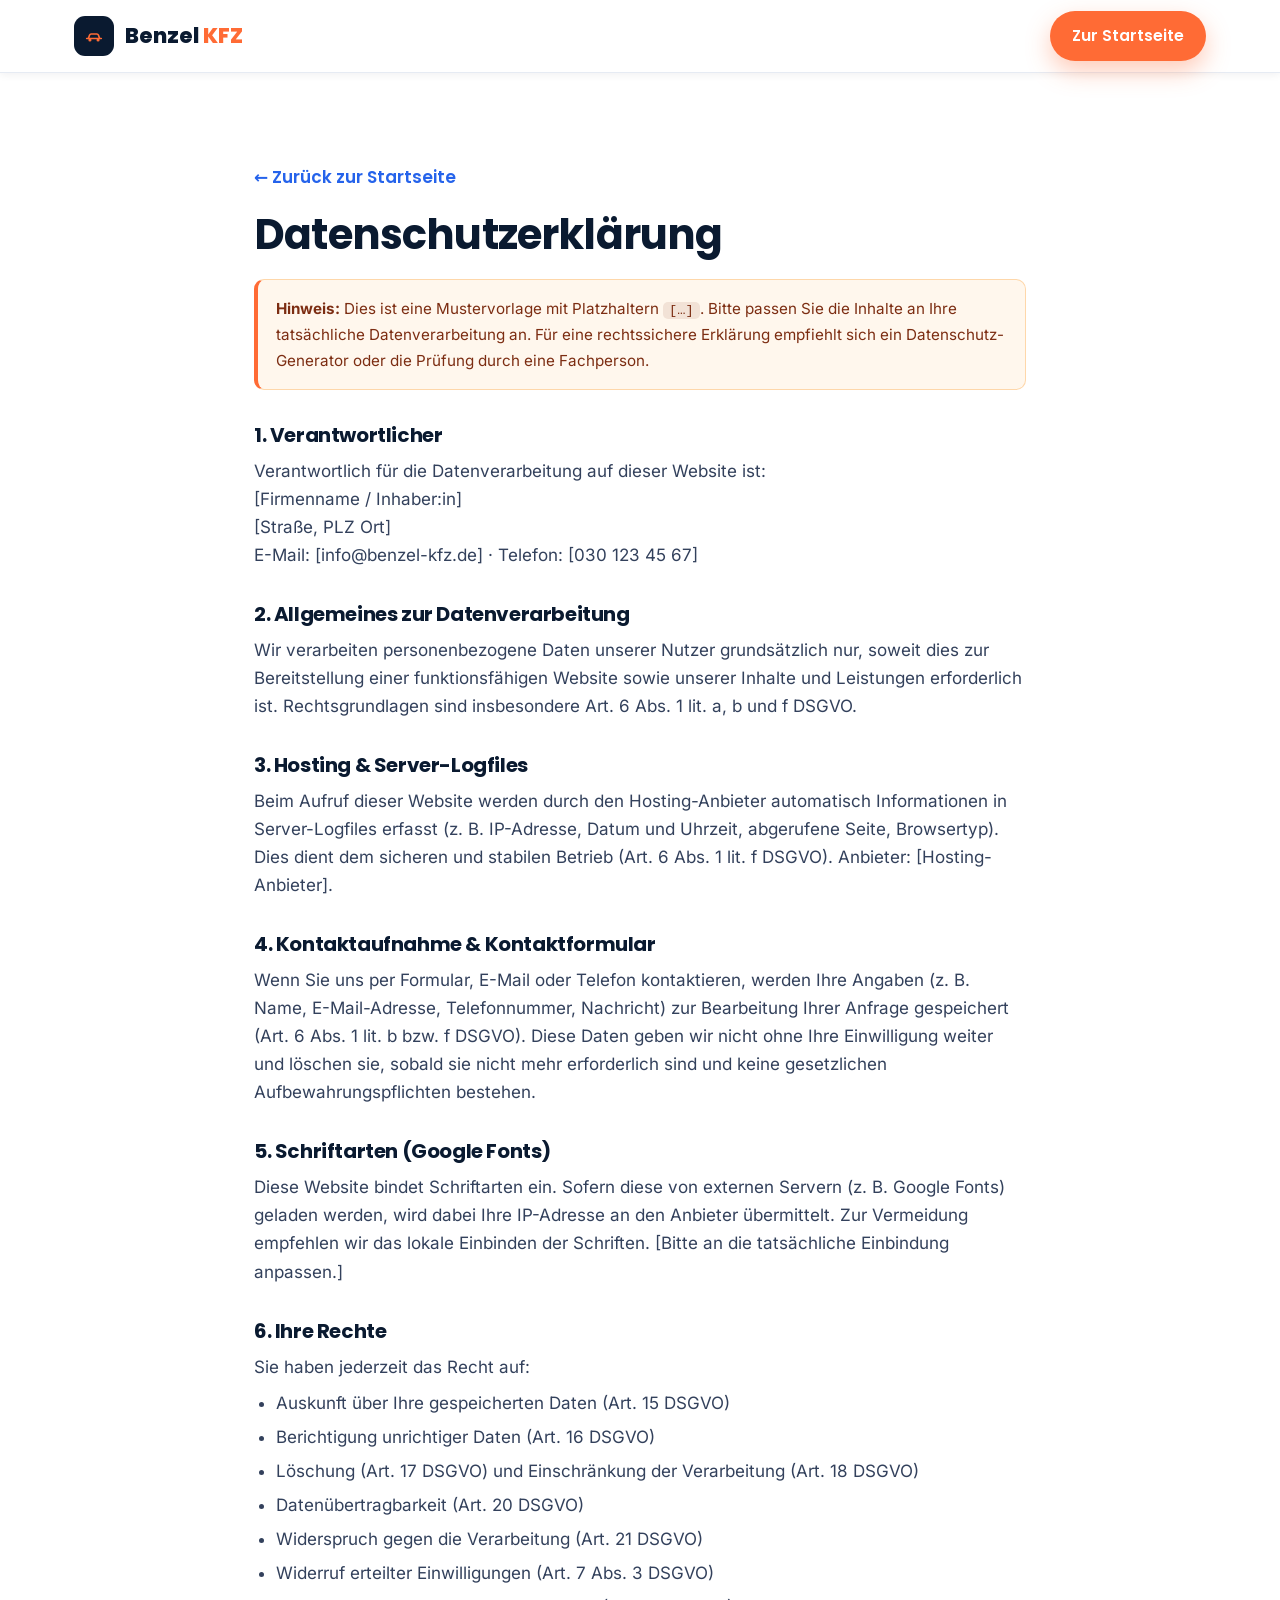
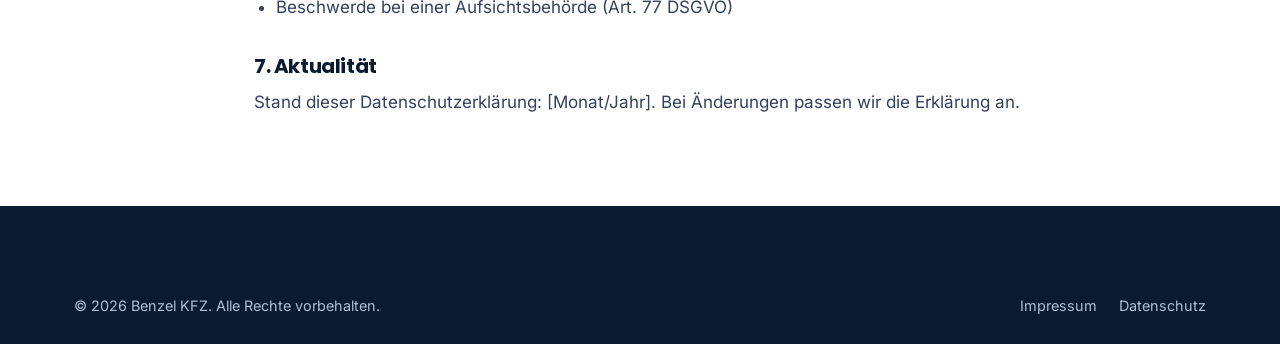
<file: datenschutz.html>
<!DOCTYPE html>
<html lang="de">
<head>
  <meta charset="UTF-8" />
  <meta name="viewport" content="width=device-width, initial-scale=1.0" />
  <title>Datenschutzerklärung · Benzel KFZ</title>
  <meta name="description" content="Datenschutzerklärung von Benzel KFZ – Kfz-Sachverständigenbüro." />
  <meta name="robots" content="noindex" />
  <link rel="icon" href="data:image/svg+xml,%3Csvg xmlns='http://www.w3.org/2000/svg' viewBox='0 0 32 32'%3E%3Crect width='32' height='32' rx='7' fill='%230a1a30'/%3E%3Cpath d='M7 19h18M9 19l1.6-4.2A2 2 0 0 1 12.5 13.5h7a2 2 0 0 1 1.9 1.3L23 19' fill='none' stroke='%23ff6b35' stroke-width='2' stroke-linecap='round' stroke-linejoin='round'/%3E%3Ccircle cx='11' cy='21' r='1.8' fill='%23fff'/%3E%3Ccircle cx='21' cy='21' r='1.8' fill='%23fff'/%3E%3C/svg%3E" />
  <link rel="stylesheet" href="css/fonts.css" />
  <link rel="stylesheet" href="css/style.css" />
</head>
<body>
  <header class="header is-scrolled">
    <div class="container header__inner">
      <a href="index.html" class="brand" aria-label="Benzel KFZ Startseite">
        <span class="brand__mark" aria-hidden="true">
          <svg viewBox="0 0 32 32"><path d="M7 19h18M9 19l1.6-4.2A2 2 0 0 1 12.5 13.5h7a2 2 0 0 1 1.9 1.3L23 19" fill="none" stroke="currentColor" stroke-width="2" stroke-linecap="round" stroke-linejoin="round"/><circle cx="11" cy="21" r="1.9" fill="currentColor"/><circle cx="21" cy="21" r="1.9" fill="currentColor"/></svg>
        </span>
        <span class="brand__text">Benzel<span> KFZ</span></span>
      </a>
      <a href="index.html" class="btn btn--primary">Zur Startseite</a>
    </div>
  </header>

  <main class="legal">
    <div class="container container--narrow">
      <a href="index.html" class="legal__back">← Zurück zur Startseite</a>
      <h1>Datenschutzerklärung</h1>

      <div class="legal__hint">
        <strong>Hinweis:</strong> Dies ist eine Mustervorlage mit Platzhaltern <code>[…]</code>.
        Bitte passen Sie die Inhalte an Ihre tatsächliche Datenverarbeitung an. Für eine rechtssichere
        Erklärung empfiehlt sich ein Datenschutz-Generator oder die Prüfung durch eine Fachperson.
      </div>

      <h2>1. Verantwortlicher</h2>
      <p>
        Verantwortlich für die Datenverarbeitung auf dieser Website ist:<br />
        [Firmenname / Inhaber:in]<br />
        [Straße, PLZ Ort]<br />
        E-Mail: [info@benzel-kfz.de] · Telefon: [030 123 45 67]
      </p>

      <h2>2. Allgemeines zur Datenverarbeitung</h2>
      <p>
        Wir verarbeiten personenbezogene Daten unserer Nutzer grundsätzlich nur, soweit dies zur
        Bereitstellung einer funktionsfähigen Website sowie unserer Inhalte und Leistungen erforderlich ist.
        Rechtsgrundlagen sind insbesondere Art. 6 Abs. 1 lit. a, b und f DSGVO.
      </p>

      <h2>3. Hosting &amp; Server-Logfiles</h2>
      <p>
        Beim Aufruf dieser Website werden durch den Hosting-Anbieter automatisch Informationen in
        Server-Logfiles erfasst (z. B. IP-Adresse, Datum und Uhrzeit, abgerufene Seite, Browsertyp).
        Dies dient dem sicheren und stabilen Betrieb (Art. 6 Abs. 1 lit. f DSGVO). Anbieter: [Hosting-Anbieter].
      </p>

      <h2>4. Kontaktaufnahme &amp; Kontaktformular</h2>
      <p>
        Wenn Sie uns per Formular, E-Mail oder Telefon kontaktieren, werden Ihre Angaben (z. B. Name,
        E-Mail-Adresse, Telefonnummer, Nachricht) zur Bearbeitung Ihrer Anfrage gespeichert
        (Art. 6 Abs. 1 lit. b bzw. f DSGVO). Diese Daten geben wir nicht ohne Ihre Einwilligung weiter und
        löschen sie, sobald sie nicht mehr erforderlich sind und keine gesetzlichen Aufbewahrungspflichten
        bestehen.
      </p>

      <h2>5. Schriftarten (Google Fonts)</h2>
      <p>
        Diese Website bindet Schriftarten ein. Sofern diese von externen Servern (z. B. Google Fonts) geladen
        werden, wird dabei Ihre IP-Adresse an den Anbieter übermittelt. Zur Vermeidung empfehlen wir das lokale
        Einbinden der Schriften. [Bitte an die tatsächliche Einbindung anpassen.]
      </p>

      <h2>6. Ihre Rechte</h2>
      <p>Sie haben jederzeit das Recht auf:</p>
      <ul class="legal__list">
        <li>Auskunft über Ihre gespeicherten Daten (Art. 15 DSGVO)</li>
        <li>Berichtigung unrichtiger Daten (Art. 16 DSGVO)</li>
        <li>Löschung (Art. 17 DSGVO) und Einschränkung der Verarbeitung (Art. 18 DSGVO)</li>
        <li>Datenübertragbarkeit (Art. 20 DSGVO)</li>
        <li>Widerspruch gegen die Verarbeitung (Art. 21 DSGVO)</li>
        <li>Widerruf erteilter Einwilligungen (Art. 7 Abs. 3 DSGVO)</li>
        <li>Beschwerde bei einer Aufsichtsbehörde (Art. 77 DSGVO)</li>
      </ul>

      <h2>7. Aktualität</h2>
      <p>Stand dieser Datenschutzerklärung: [Monat/Jahr]. Bei Änderungen passen wir die Erklärung an.</p>
    </div>
  </main>

  <footer class="footer">
    <div class="container footer__bottom" style="margin-top:0;border:none;">
      <p>© <span id="year">2026</span> Benzel KFZ. Alle Rechte vorbehalten.</p>
      <nav class="footer__legal" aria-label="Rechtliches">
        <a href="impressum.html">Impressum</a>
        <a href="datenschutz.html">Datenschutz</a>
      </nav>
    </div>
  </footer>
  <script src="js/main.js"></script>
</body>
</html>
</file>
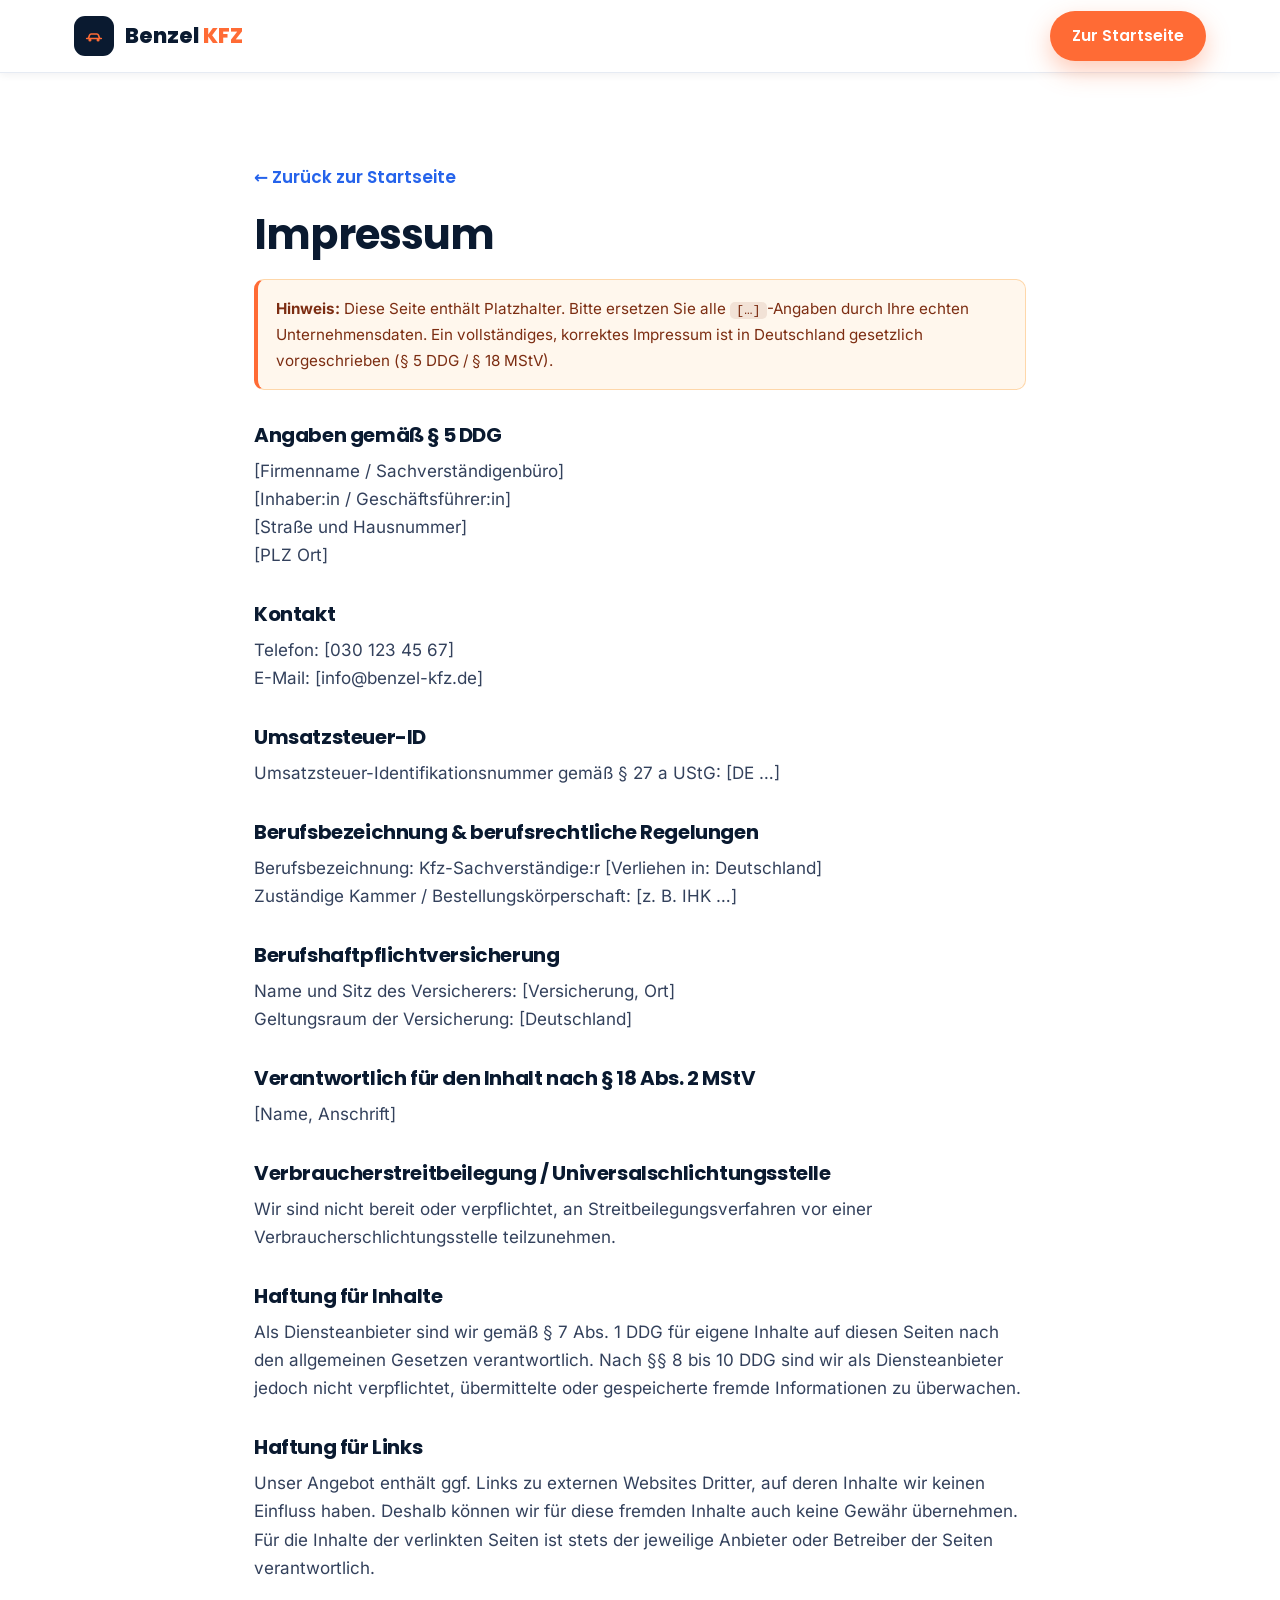
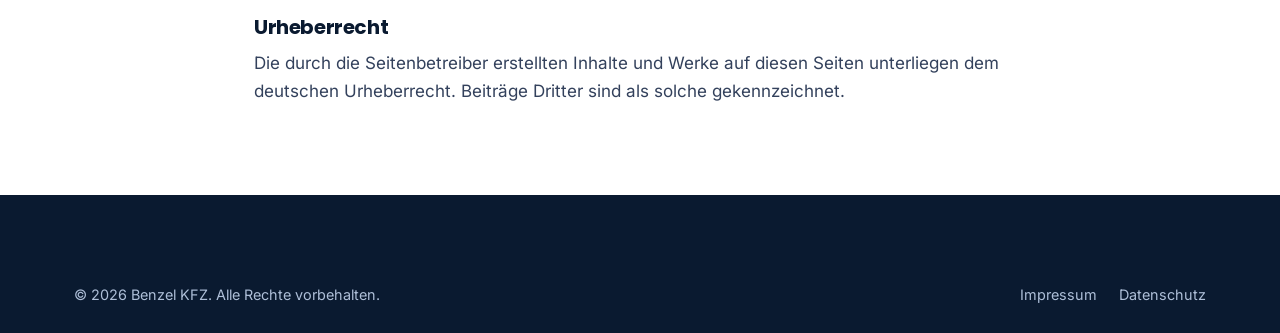
<file: impressum.html>
<!DOCTYPE html>
<html lang="de">
<head>
  <meta charset="UTF-8" />
  <meta name="viewport" content="width=device-width, initial-scale=1.0" />
  <title>Impressum · Benzel KFZ</title>
  <meta name="description" content="Impressum von Benzel KFZ – Kfz-Sachverständigenbüro." />
  <meta name="robots" content="noindex" />
  <link rel="icon" href="data:image/svg+xml,%3Csvg xmlns='http://www.w3.org/2000/svg' viewBox='0 0 32 32'%3E%3Crect width='32' height='32' rx='7' fill='%230a1a30'/%3E%3Cpath d='M7 19h18M9 19l1.6-4.2A2 2 0 0 1 12.5 13.5h7a2 2 0 0 1 1.9 1.3L23 19' fill='none' stroke='%23ff6b35' stroke-width='2' stroke-linecap='round' stroke-linejoin='round'/%3E%3Ccircle cx='11' cy='21' r='1.8' fill='%23fff'/%3E%3Ccircle cx='21' cy='21' r='1.8' fill='%23fff'/%3E%3C/svg%3E" />
  <link rel="stylesheet" href="css/fonts.css" />
  <link rel="stylesheet" href="css/style.css" />
</head>
<body>
  <header class="header is-scrolled">
    <div class="container header__inner">
      <a href="index.html" class="brand" aria-label="Benzel KFZ Startseite">
        <span class="brand__mark" aria-hidden="true">
          <svg viewBox="0 0 32 32"><path d="M7 19h18M9 19l1.6-4.2A2 2 0 0 1 12.5 13.5h7a2 2 0 0 1 1.9 1.3L23 19" fill="none" stroke="currentColor" stroke-width="2" stroke-linecap="round" stroke-linejoin="round"/><circle cx="11" cy="21" r="1.9" fill="currentColor"/><circle cx="21" cy="21" r="1.9" fill="currentColor"/></svg>
        </span>
        <span class="brand__text">Benzel<span> KFZ</span></span>
      </a>
      <a href="index.html" class="btn btn--primary">Zur Startseite</a>
    </div>
  </header>

  <main class="legal">
    <div class="container container--narrow">
      <a href="index.html" class="legal__back">← Zurück zur Startseite</a>
      <h1>Impressum</h1>

      <div class="legal__hint">
        <strong>Hinweis:</strong> Diese Seite enthält Platzhalter. Bitte ersetzen Sie alle
        <code>[…]</code>-Angaben durch Ihre echten Unternehmensdaten. Ein vollständiges, korrektes
        Impressum ist in Deutschland gesetzlich vorgeschrieben (§ 5 DDG / § 18 MStV).
      </div>

      <h2>Angaben gemäß § 5 DDG</h2>
      <p>
        [Firmenname / Sachverständigenbüro]<br />
        [Inhaber:in / Geschäftsführer:in]<br />
        [Straße und Hausnummer]<br />
        [PLZ Ort]
      </p>

      <h2>Kontakt</h2>
      <p>
        Telefon: [030 123 45 67]<br />
        E-Mail: [info@benzel-kfz.de]
      </p>

      <h2>Umsatzsteuer-ID</h2>
      <p>Umsatzsteuer-Identifikationsnummer gemäß § 27 a UStG: [DE …]</p>

      <h2>Berufsbezeichnung &amp; berufsrechtliche Regelungen</h2>
      <p>
        Berufsbezeichnung: Kfz-Sachverständige:r [Verliehen in: Deutschland]<br />
        Zuständige Kammer / Bestellungskörperschaft: [z. B. IHK …]
      </p>

      <h2>Berufshaftpflichtversicherung</h2>
      <p>
        Name und Sitz des Versicherers: [Versicherung, Ort]<br />
        Geltungsraum der Versicherung: [Deutschland]
      </p>

      <h2>Verantwortlich für den Inhalt nach § 18 Abs. 2 MStV</h2>
      <p>[Name, Anschrift]</p>

      <h2>Verbraucherstreitbeilegung / Universalschlichtungsstelle</h2>
      <p>
        Wir sind nicht bereit oder verpflichtet, an Streitbeilegungsverfahren vor einer
        Verbraucherschlichtungsstelle teilzunehmen.
      </p>

      <h2>Haftung für Inhalte</h2>
      <p>
        Als Diensteanbieter sind wir gemäß § 7 Abs. 1 DDG für eigene Inhalte auf diesen Seiten nach den
        allgemeinen Gesetzen verantwortlich. Nach §§ 8 bis 10 DDG sind wir als Diensteanbieter jedoch nicht
        verpflichtet, übermittelte oder gespeicherte fremde Informationen zu überwachen.
      </p>

      <h2>Haftung für Links</h2>
      <p>
        Unser Angebot enthält ggf. Links zu externen Websites Dritter, auf deren Inhalte wir keinen Einfluss
        haben. Deshalb können wir für diese fremden Inhalte auch keine Gewähr übernehmen. Für die Inhalte der
        verlinkten Seiten ist stets der jeweilige Anbieter oder Betreiber der Seiten verantwortlich.
      </p>

      <h2>Urheberrecht</h2>
      <p>
        Die durch die Seitenbetreiber erstellten Inhalte und Werke auf diesen Seiten unterliegen dem deutschen
        Urheberrecht. Beiträge Dritter sind als solche gekennzeichnet.
      </p>
    </div>
  </main>

  <footer class="footer">
    <div class="container footer__bottom" style="margin-top:0;border:none;">
      <p>© <span id="year">2026</span> Benzel KFZ. Alle Rechte vorbehalten.</p>
      <nav class="footer__legal" aria-label="Rechtliches">
        <a href="impressum.html">Impressum</a>
        <a href="datenschutz.html">Datenschutz</a>
      </nav>
    </div>
  </footer>
  <script src="js/main.js"></script>
</body>
</html>
</file>
<file: css/fonts.css>
/* Lokal gehostete Schriften (DSGVO-freundlich) – ersetzen den externen Google-Fonts-Aufruf */
@font-face { font-family: 'Inter'; font-style: normal; font-weight: 400; font-display: swap; src: url('../fonts/inter-400.woff2') format('woff2'); }
@font-face { font-family: 'Inter'; font-style: normal; font-weight: 500; font-display: swap; src: url('../fonts/inter-500.woff2') format('woff2'); }
@font-face { font-family: 'Inter'; font-style: normal; font-weight: 600; font-display: swap; src: url('../fonts/inter-600.woff2') format('woff2'); }
@font-face { font-family: 'Inter'; font-style: normal; font-weight: 700; font-display: swap; src: url('../fonts/inter-700.woff2') format('woff2'); }
@font-face { font-family: 'Poppins'; font-style: normal; font-weight: 500; font-display: swap; src: url('../fonts/poppins-500.woff2') format('woff2'); }
@font-face { font-family: 'Poppins'; font-style: normal; font-weight: 600; font-display: swap; src: url('../fonts/poppins-600.woff2') format('woff2'); }
@font-face { font-family: 'Poppins'; font-style: normal; font-weight: 700; font-display: swap; src: url('../fonts/poppins-700.woff2') format('woff2'); }
@font-face { font-family: 'Poppins'; font-style: normal; font-weight: 800; font-display: swap; src: url('../fonts/poppins-800.woff2') format('woff2'); }
</file>
<file: css/style.css>
/* =========================================================
   AutoCheck – KFZ-Gutachten · Stylesheet
   ========================================================= */

:root {
  --navy-900: #0a1a30;
  --navy-800: #0c2046;
  --navy-700: #13315f;
  --blue: #2563eb;
  --blue-dark: #1d4ed8;
  --accent: #ff6b35;
  --accent-dark: #ef5a23;
  --green: #22c55e;

  --ink: #0f172a;
  --muted: #5b6b82;
  --line: #e6ebf3;
  --bg: #ffffff;
  --bg-alt: #f3f7fc;

  --radius: 16px;
  --radius-sm: 10px;
  --radius-lg: 24px;
  --shadow-sm: 0 2px 8px rgba(15, 23, 42, .06);
  --shadow: 0 14px 40px rgba(15, 23, 42, .10);
  --shadow-lg: 0 30px 70px rgba(10, 26, 48, .22);

  --container: 1180px;
  --ease: cubic-bezier(.22, .61, .36, 1);

  --font-body: "Inter", system-ui, -apple-system, "Segoe UI", Roboto, sans-serif;
  --font-head: "Poppins", var(--font-body);
}

/* ---------- Reset ---------- */
*, *::before, *::after { box-sizing: border-box; }
* { margin: 0; }
html { scroll-behavior: smooth; -webkit-text-size-adjust: 100%; }

body {
  font-family: var(--font-body);
  color: var(--ink);
  background: var(--bg);
  line-height: 1.65;
  font-size: 17px;
  overflow-x: hidden;
  -webkit-font-smoothing: antialiased;
}

img, svg { display: block; max-width: 100%; }
a { color: inherit; text-decoration: none; }
ul { list-style: none; padding: 0; }
button { font: inherit; cursor: pointer; border: none; background: none; }

h1, h2, h3, h4 { font-family: var(--font-head); line-height: 1.15; letter-spacing: -.02em; color: var(--navy-900); }

/* generic line-icon styling */
.ico { width: 1.15em; height: 1.15em; fill: none; stroke: currentColor; stroke-width: 2; stroke-linecap: round; stroke-linejoin: round; flex: none; }

/* ---------- Layout helpers ---------- */
.container { width: 100%; max-width: var(--container); margin: 0 auto; padding: 0 24px; }
.container--narrow { max-width: 820px; }

.section { padding: clamp(64px, 9vw, 110px) 0; }
.section--alt { background: var(--bg-alt); }

.section__head { max-width: 680px; margin: 0 auto clamp(40px, 6vw, 64px); text-align: center; }
.section__title { font-size: clamp(1.9rem, 4vw, 2.7rem); font-weight: 700; }
.section__sub { margin-top: 14px; color: var(--muted); font-size: 1.06rem; }

.eyebrow {
  display: inline-block; font-family: var(--font-head); font-weight: 600;
  font-size: .82rem; letter-spacing: .12em; text-transform: uppercase;
  color: var(--blue); margin-bottom: 14px;
  padding: 6px 14px; border-radius: 999px; background: rgba(37, 99, 235, .09);
}
.eyebrow--light { color: #bcd4ff; background: rgba(255, 255, 255, .1); }

/* ---------- Skip link ---------- */
.skip-link {
  position: absolute; left: -999px; top: 0; z-index: 200;
  background: var(--navy-900); color: #fff; padding: 12px 18px; border-radius: 0 0 10px 0;
}
.skip-link:focus { left: 0; }

/* ---------- Buttons ---------- */
.btn {
  --btn-bg: var(--blue); --btn-fg: #fff;
  display: inline-flex; align-items: center; justify-content: center; gap: 9px;
  background: var(--btn-bg); color: var(--btn-fg);
  font-family: var(--font-head); font-weight: 600; font-size: .97rem;
  padding: 12px 22px; border-radius: 999px;
  transition: transform .2s var(--ease), box-shadow .2s var(--ease), background .2s var(--ease);
  white-space: nowrap;
}
.btn .ico { width: 18px; height: 18px; transition: transform .2s var(--ease); }
.btn:hover { transform: translateY(-2px); }
.btn:hover .ico { transform: translateX(3px); }
.btn:focus-visible { outline: 3px solid rgba(37,99,235,.4); outline-offset: 2px; }

.btn--primary { background: var(--accent); box-shadow: 0 10px 24px rgba(255, 107, 53, .35); }
.btn--primary:hover { background: var(--accent-dark); box-shadow: 0 14px 30px rgba(255, 107, 53, .45); }

.btn--ghost { background: rgba(255,255,255,.08); color: #fff; box-shadow: inset 0 0 0 1.5px rgba(255,255,255,.35); }
.btn--ghost:hover { background: rgba(255,255,255,.16); }

.btn--light { background: #fff; color: var(--navy-900); }
.btn--light:hover { background: #eef3fb; }

.btn--lg { padding: 15px 28px; font-size: 1.02rem; }
.btn--block { width: 100%; }

/* ---------- Topbar ---------- */
.topbar { background: var(--navy-900); color: #c8d6ec; font-size: .85rem; }
.topbar__inner { display: flex; align-items: center; justify-content: space-between; min-height: 42px; gap: 16px; }
.topbar__left, .topbar__right { display: flex; align-items: center; gap: 20px; }
.topbar__item { display: inline-flex; align-items: center; gap: 7px; transition: color .2s; }
.topbar__item:hover { color: #fff; }
.topbar .ico { width: 15px; height: 15px; color: var(--accent); }
.topbar__badge {
  display: inline-flex; align-items: center; gap: 6px;
  background: var(--accent); color: #fff; font-weight: 600;
  padding: 4px 11px; border-radius: 999px; font-size: .8rem;
}
.topbar__badge .ico { color: #fff; }

/* ---------- Header ---------- */
.header {
  position: sticky; top: 0; z-index: 100;
  background: rgba(255, 255, 255, .9);
  backdrop-filter: saturate(180%) blur(12px);
  border-bottom: 1px solid transparent;
  transition: box-shadow .25s, border-color .25s;
}
.header.is-scrolled { box-shadow: var(--shadow-sm); border-color: var(--line); }
.header__inner { display: flex; align-items: center; justify-content: space-between; min-height: 72px; gap: 20px; }

.brand { display: inline-flex; align-items: center; gap: 11px; font-family: var(--font-head); font-weight: 800; font-size: 1.32rem; color: var(--navy-900); }
.brand__mark { display: grid; place-items: center; width: 40px; height: 40px; border-radius: 11px; background: var(--navy-900); color: var(--accent); }
.brand__mark svg { width: 26px; height: 26px; }
.brand__text span { color: var(--accent); }

.nav { display: flex; align-items: center; gap: 6px; }
.nav__link {
  font-family: var(--font-head); font-weight: 500; font-size: .96rem; color: #2a3b54;
  padding: 9px 13px; border-radius: 9px; transition: color .2s, background .2s;
}
.nav__link:hover, .nav__link.is-active { color: var(--blue); background: rgba(37,99,235,.07); }
.nav__cta { margin-left: 8px; color: #fff; }
.nav__cta:hover { color: #fff; }

.nav-toggle { display: none; width: 46px; height: 46px; border-radius: 12px; color: var(--navy-900); }
.nav-toggle svg { width: 26px; height: 26px; fill: none; stroke: currentColor; stroke-width: 2; stroke-linecap: round; margin: 0 auto; }
.nav-toggle__close { display: none; }

/* ---------- Hero ---------- */
.hero { position: relative; color: #eaf1fb; background: radial-gradient(120% 120% at 80% -10%, var(--navy-700) 0%, var(--navy-900) 55%); overflow: hidden; }
.hero__glow { position: absolute; inset: 0; pointer-events: none;
  background:
    radial-gradient(420px 420px at 88% 18%, rgba(255,107,53,.22), transparent 70%),
    radial-gradient(520px 520px at 10% 90%, rgba(37,99,235,.30), transparent 70%);
}
.hero__inner { position: relative; display: grid; grid-template-columns: 1.05fr .95fr; gap: 50px; align-items: center; padding: clamp(56px, 8vw, 96px) 0; }
.hero__title { font-size: clamp(2.1rem, 5vw, 3.5rem); font-weight: 800; color: #fff; }
.hero__title span { color: var(--accent); }
.hero__lead { margin-top: 20px; font-size: clamp(1.05rem, 2vw, 1.2rem); color: #c4d3ea; max-width: 540px; }
.hero__actions { display: flex; flex-wrap: wrap; gap: 14px; margin-top: 32px; }
.hero__usps { display: flex; flex-wrap: wrap; gap: 18px 26px; margin-top: 34px; color: #cfe0f7; font-size: .96rem; }
.hero__usps li { display: inline-flex; align-items: center; gap: 8px; }
.hero__usps .ico { width: 18px; height: 18px; color: var(--green); }

.hero__visual { display: flex; justify-content: center; }
.hero__illustration { width: 100%; max-width: 480px; filter: drop-shadow(0 30px 60px rgba(0,0,0,.35)); animation: floaty 6s ease-in-out infinite; }
@keyframes floaty { 0%,100% { transform: translateY(0); } 50% { transform: translateY(-12px); } }

/* ---------- Stats ---------- */
.stats { margin-top: -38px; position: relative; z-index: 5; }
.stats__grid {
  display: grid; grid-template-columns: repeat(4, 1fr); gap: 18px;
  background: #fff; border: 1px solid var(--line); border-radius: var(--radius-lg);
  box-shadow: var(--shadow); padding: 32px 24px;
}
.stat { text-align: center; padding: 8px; position: relative; }
.stat:not(:last-child)::after { content: ""; position: absolute; right: -9px; top: 18%; height: 64%; width: 1px; background: var(--line); }
.stat__num { font-family: var(--font-head); font-weight: 800; font-size: clamp(1.8rem, 3.2vw, 2.5rem); color: var(--navy-900); line-height: 1; }
.stat__num span { color: var(--blue); }
.stat__label { margin-top: 8px; color: var(--muted); font-size: .95rem; }

/* ---------- Cards (Leistungen) ---------- */
.cards { display: grid; grid-template-columns: repeat(3, 1fr); gap: 24px; }
.card {
  background: #fff; border: 1px solid var(--line); border-radius: var(--radius);
  padding: 30px 28px; box-shadow: var(--shadow-sm);
  transition: transform .25s var(--ease), box-shadow .25s var(--ease), border-color .25s;
}
.card:hover { transform: translateY(-6px); box-shadow: var(--shadow); border-color: #d3e0f3; }
.card__icon { display: grid; place-items: center; width: 58px; height: 58px; border-radius: 14px;
  background: linear-gradient(135deg, rgba(37,99,235,.12), rgba(255,107,53,.12)); color: var(--blue); margin-bottom: 18px; }
.card__icon svg { width: 28px; height: 28px; fill: none; stroke: currentColor; stroke-width: 2; stroke-linecap: round; stroke-linejoin: round; }
.card__title { font-size: 1.2rem; font-weight: 600; margin-bottom: 9px; }
.card p { color: var(--muted); font-size: .98rem; }

.soforthilfe__cta { text-align: center; margin-top: 36px; }

/* ---------- Steps (Ablauf) ---------- */
.steps { display: grid; grid-template-columns: repeat(4, 1fr); gap: 24px; counter-reset: step; }
.step { position: relative; background: #fff; border: 1px solid var(--line); border-radius: var(--radius); padding: 30px 24px; box-shadow: var(--shadow-sm); }
.step__num { display: grid; place-items: center; width: 50px; height: 50px; border-radius: 50%;
  background: var(--navy-900); color: #fff; font-family: var(--font-head); font-weight: 700; font-size: 1.2rem; margin-bottom: 16px; }
.step__title { font-size: 1.12rem; font-weight: 600; margin-bottom: 8px; }
.step p { color: var(--muted); font-size: .96rem; }
.steps .step:not(:last-child)::after {
  content: ""; position: absolute; top: 54px; right: -16px; width: 32px; height: 2px;
  background: repeating-linear-gradient(90deg, var(--accent) 0 6px, transparent 6px 12px);
}

/* ---------- Features (Warum) ---------- */
.features { display: grid; grid-template-columns: repeat(3, 1fr); gap: 22px; }
.feature { display: flex; gap: 16px; padding: 26px 24px; border: 1px solid var(--line); border-radius: var(--radius); background: #fff; box-shadow: var(--shadow-sm); transition: transform .25s var(--ease), box-shadow .25s; }
.feature:hover { transform: translateY(-4px); box-shadow: var(--shadow); }
.feature__icon { flex: none; display: grid; place-items: center; width: 50px; height: 50px; border-radius: 12px; background: rgba(34,197,94,.12); color: var(--green); }
.feature__icon svg { width: 25px; height: 25px; fill: none; stroke: currentColor; stroke-width: 2; stroke-linecap: round; stroke-linejoin: round; }
.feature__title { font-size: 1.08rem; font-weight: 600; margin-bottom: 5px; }
.feature p { color: var(--muted); font-size: .95rem; }

/* ---------- About ---------- */
.about { display: grid; grid-template-columns: .85fr 1.15fr; gap: 50px; align-items: center; }
.about__card {
  position: relative; background: linear-gradient(150deg, var(--navy-700), var(--navy-900)); color: #fff;
  border-radius: var(--radius-lg); padding: 44px 38px; box-shadow: var(--shadow-lg); overflow: hidden;
}
.about__card::after { content: ""; position: absolute; right: -40px; bottom: -40px; width: 180px; height: 180px; border-radius: 50%; background: radial-gradient(circle, rgba(255,107,53,.3), transparent 70%); }
.about__big-icon { width: 56px; height: 56px; fill: none; stroke: var(--accent); stroke-width: 1.8; stroke-linecap: round; stroke-linejoin: round; margin-bottom: 22px; }
.about__quote { font-family: var(--font-head); font-size: 1.4rem; font-weight: 600; line-height: 1.4; }
.about__author { margin-top: 18px; color: #b9ccec; }
.about__content .section__title { text-align: left; }
.about__content > p { color: var(--muted); margin-top: 16px; }
.checklist { margin: 24px 0 28px; display: grid; gap: 12px; }
.checklist li { display: flex; align-items: center; gap: 11px; font-weight: 500; }
.checklist .ico { color: var(--green); width: 20px; height: 20px; flex: none; }

/* ---------- Reviews ---------- */
.reviews { display: grid; grid-template-columns: repeat(3, 1fr); gap: 24px; }
.reviewcard { background: #fff; border: 1px solid var(--line); border-radius: var(--radius); padding: 30px 28px; box-shadow: var(--shadow-sm); }
.review__stars { color: #f5a623; letter-spacing: 3px; font-size: 1.15rem; margin-bottom: 14px; }
.review blockquote { color: #33415c; font-size: 1rem; }
.review figcaption { margin-top: 20px; display: flex; flex-direction: column; }
.review figcaption strong { color: var(--navy-900); font-family: var(--font-head); }
.review figcaption span { color: var(--muted); font-size: .9rem; }

/* ---------- FAQ ---------- */
.faq { display: grid; gap: 14px; }
.faq__item { background: #fff; border: 1px solid var(--line); border-radius: var(--radius-sm); box-shadow: var(--shadow-sm); overflow: hidden; }
.faq__item summary {
  list-style: none; cursor: pointer; padding: 20px 22px; font-family: var(--font-head); font-weight: 600; color: var(--navy-900);
  display: flex; align-items: center; justify-content: space-between; gap: 16px;
}
.faq__item summary::-webkit-details-marker { display: none; }
.faq__chevron { width: 22px; height: 22px; fill: none; stroke: var(--blue); stroke-width: 2.2; stroke-linecap: round; stroke-linejoin: round; flex: none; transition: transform .25s var(--ease); }
.faq__item[open] .faq__chevron { transform: rotate(180deg); }
.faq__body { padding: 0 22px 20px; color: var(--muted); }

/* ---------- CTA band ---------- */
.cta-band { background: linear-gradient(120deg, var(--navy-900), var(--navy-700)); color: #fff; padding: clamp(48px, 7vw, 76px) 0; position: relative; overflow: hidden; }
.cta-band::before { content: ""; position: absolute; inset: 0; background: radial-gradient(500px 300px at 85% 0%, rgba(255,107,53,.25), transparent 70%); }
.cta-band__inner { position: relative; display: flex; align-items: center; justify-content: space-between; gap: 30px; flex-wrap: wrap; }
.cta-band h2 { color: #fff; font-size: clamp(1.5rem, 3vw, 2.1rem); }
.cta-band p { color: #c9d8ef; margin-top: 8px; }
.cta-band__actions { display: flex; gap: 14px; flex-wrap: wrap; }

/* ---------- Contact ---------- */
.contact { display: grid; grid-template-columns: .9fr 1.1fr; gap: 40px; align-items: start; }
.contact__info { display: grid; gap: 16px; }
.contact__item { display: flex; align-items: center; gap: 16px; background: #fff; border: 1px solid var(--line); border-radius: var(--radius); padding: 18px 20px; box-shadow: var(--shadow-sm); transition: transform .2s, box-shadow .2s; }
a.contact__item:hover { transform: translateY(-3px); box-shadow: var(--shadow); }
.contact__ico { flex: none; display: grid; place-items: center; width: 48px; height: 48px; border-radius: 12px; background: rgba(37,99,235,.1); color: var(--blue); }
.contact__ico svg { width: 24px; height: 24px; fill: none; stroke: currentColor; stroke-width: 2; stroke-linecap: round; stroke-linejoin: round; }
.contact__item span:last-child { display: flex; flex-direction: column; line-height: 1.4; }
.contact__item strong { font-family: var(--font-head); color: var(--navy-900); font-size: .82rem; text-transform: uppercase; letter-spacing: .05em; }

/* form */
.contact__form { background: #fff; border: 1px solid var(--line); border-radius: var(--radius-lg); padding: 32px; box-shadow: var(--shadow); }
.field { margin-bottom: 16px; }
.field-row { display: grid; grid-template-columns: 1fr 1fr; gap: 16px; }
.field label { display: block; font-family: var(--font-head); font-weight: 600; font-size: .9rem; margin-bottom: 7px; color: var(--navy-900); }
.field input, .field select, .field textarea {
  width: 100%; padding: 13px 15px; border: 1.5px solid var(--line); border-radius: var(--radius-sm);
  font: inherit; font-size: .98rem; color: var(--ink); background: #fbfcfe; transition: border-color .2s, box-shadow .2s;
}
.field textarea { resize: vertical; min-height: 110px; }
.field input:focus, .field select:focus, .field textarea:focus { outline: none; border-color: var(--blue); box-shadow: 0 0 0 4px rgba(37,99,235,.12); background: #fff; }
.field input:invalid:not(:placeholder-shown), .field textarea:invalid:not(:placeholder-shown) { border-color: #ef4444; }

.checkbox { display: flex; gap: 11px; align-items: flex-start; font-size: .9rem; color: var(--muted); margin: 6px 0 18px; }
.checkbox input { margin-top: 4px; width: 18px; height: 18px; accent-color: var(--blue); flex: none; }
.checkbox a { color: var(--blue); text-decoration: underline; }

.form__note { margin-top: 14px; font-size: .94rem; text-align: center; min-height: 1.2em; }
.form__note.is-success { color: var(--green); font-weight: 600; }
.form__note.is-error { color: #ef4444; font-weight: 600; }

/* ---------- Footer ---------- */
.footer { background: var(--navy-900); color: #aebfd8; padding: 64px 0 28px; }
.footer__grid { display: grid; grid-template-columns: 1.6fr 1fr 1fr 1.2fr; gap: 40px; }
.brand--footer { color: #fff; margin-bottom: 16px; }
.brand--footer .brand__mark { background: rgba(255,255,255,.08); }
.footer__about { font-size: .95rem; max-width: 340px; }
.footer__col h4 { color: #fff; font-size: 1rem; margin-bottom: 16px; }
.footer__col ul { display: grid; gap: 11px; font-size: .95rem; }
.footer__col a { transition: color .2s; }
.footer__col a:hover { color: #fff; }
.footer__bottom { display: flex; align-items: center; justify-content: space-between; gap: 16px; flex-wrap: wrap;
  margin-top: 48px; padding-top: 24px; border-top: 1px solid rgba(255,255,255,.1); font-size: .9rem; }
.footer__legal { display: flex; gap: 22px; }
.footer__legal a:hover { color: #fff; }

/* ---------- Back to top ---------- */
.to-top {
  position: fixed; right: 22px; bottom: 22px; z-index: 90;
  width: 50px; height: 50px; border-radius: 50%; background: var(--accent); color: #fff;
  display: grid; place-items: center; box-shadow: 0 10px 26px rgba(255,107,53,.45);
  opacity: 0; visibility: hidden; transform: translateY(12px); transition: all .3s var(--ease);
}
.to-top svg { width: 24px; height: 24px; fill: none; stroke: currentColor; stroke-width: 2.4; stroke-linecap: round; stroke-linejoin: round; }
.to-top.is-visible { opacity: 1; visibility: visible; transform: translateY(0); }
.to-top:hover { background: var(--accent-dark); transform: translateY(-3px); }

/* ---------- Scroll reveal ---------- */
.reveal { opacity: 0; transform: translateY(26px); transition: opacity .7s var(--ease), transform .7s var(--ease); }
.reveal.is-visible { opacity: 1; transform: none; }

/* ---------- Section scroll offset (sticky header) ---------- */
section[id] { scroll-margin-top: 96px; }

/* =========================================================
   Responsive
   ========================================================= */
@media (max-width: 980px) {
  .hero__inner { grid-template-columns: 1fr; text-align: center; }
  .hero__lead { margin-left: auto; margin-right: auto; }
  .hero__actions, .hero__usps { justify-content: center; }
  .hero__visual { order: -1; }
  .hero__illustration { max-width: 380px; }
  .cards, .features, .reviews { grid-template-columns: repeat(2, 1fr); }
  .steps { grid-template-columns: repeat(2, 1fr); }
  .steps .step:not(:last-child)::after { display: none; }
  .about { grid-template-columns: 1fr; }
  .about__content .section__title { text-align: center; }
  .contact { grid-template-columns: 1fr; }
  .stats__grid { grid-template-columns: repeat(2, 1fr); }
  .stat:nth-child(2)::after { display: none; }
  .footer__grid { grid-template-columns: 1fr 1fr; }
}

@media (max-width: 980px) {
  .nav {
    position: fixed; inset: 0 0 0 auto; width: min(320px, 84vw);
    flex-direction: column; align-items: stretch; gap: 4px;
    background: #fff; padding: 90px 22px 30px; box-shadow: -20px 0 60px rgba(10,26,48,.2);
    transform: translateX(105%); transition: transform .35s var(--ease); z-index: 95;
  }
  .nav.is-open { transform: translateX(0); }
  .nav__link { padding: 13px 14px; font-size: 1.05rem; border-radius: 10px; }
  .nav__cta { margin: 10px 0 0; text-align: center; }
  .nav-toggle { display: grid; place-items: center; }
  .header.nav-open .nav-toggle__open { display: none; }
  .header.nav-open .nav-toggle__close { display: block; }
  body.nav-open { overflow: hidden; }
  .nav-backdrop { position: fixed; inset: 0; background: rgba(10,26,48,.5); opacity: 0; visibility: hidden; transition: opacity .3s; z-index: 94; }
  .nav-backdrop.is-open { opacity: 1; visibility: visible; }
}

@media (max-width: 600px) {
  body { font-size: 16px; }
  .topbar__item--hide-sm { display: none; }
  .cards, .features, .reviews, .steps { grid-template-columns: 1fr; }
  .field-row { grid-template-columns: 1fr; }
  .stats__grid { grid-template-columns: 1fr 1fr; gap: 8px; padding: 24px 14px; }
  .footer__grid { grid-template-columns: 1fr; gap: 30px; }
  .footer__bottom { flex-direction: column; text-align: center; }
  .cta-band__inner { flex-direction: column; text-align: center; }
  .cta-band__actions { justify-content: center; }
  .contact__form { padding: 24px 20px; }
}

/* ---------- Legal pages ---------- */
.legal { padding: clamp(48px, 8vw, 90px) 0; }
.legal__back { display: inline-block; color: var(--blue); font-weight: 600; font-family: var(--font-head); margin-bottom: 20px; }
.legal__back:hover { text-decoration: underline; }
.legal h1 { font-size: clamp(1.9rem, 4vw, 2.6rem); margin-bottom: 8px; }
.legal h2 { font-size: 1.25rem; margin: 34px 0 10px; }
.legal p, .legal li { color: #33415c; }
.legal__list { list-style: disc; padding-left: 22px; display: grid; gap: 6px; margin-top: 8px; }
.legal__hint { background: #fff7ed; border: 1px solid #fed7aa; color: #7c2d12; border-left: 4px solid var(--accent);
  border-radius: var(--radius-sm); padding: 16px 18px; margin: 20px 0 10px; font-size: .95rem; }
.legal__hint code { background: rgba(124,45,18,.1); padding: 1px 6px; border-radius: 5px; font-size: .9em; }

/* ---------- Reduced motion ---------- */
@media (prefers-reduced-motion: reduce) {
  html { scroll-behavior: auto; }
  .reveal { opacity: 1; transform: none; transition: none; }
  .hero__illustration { animation: none; }
  * { transition-duration: .01ms !important; animation-duration: .01ms !important; }
}
</file>
